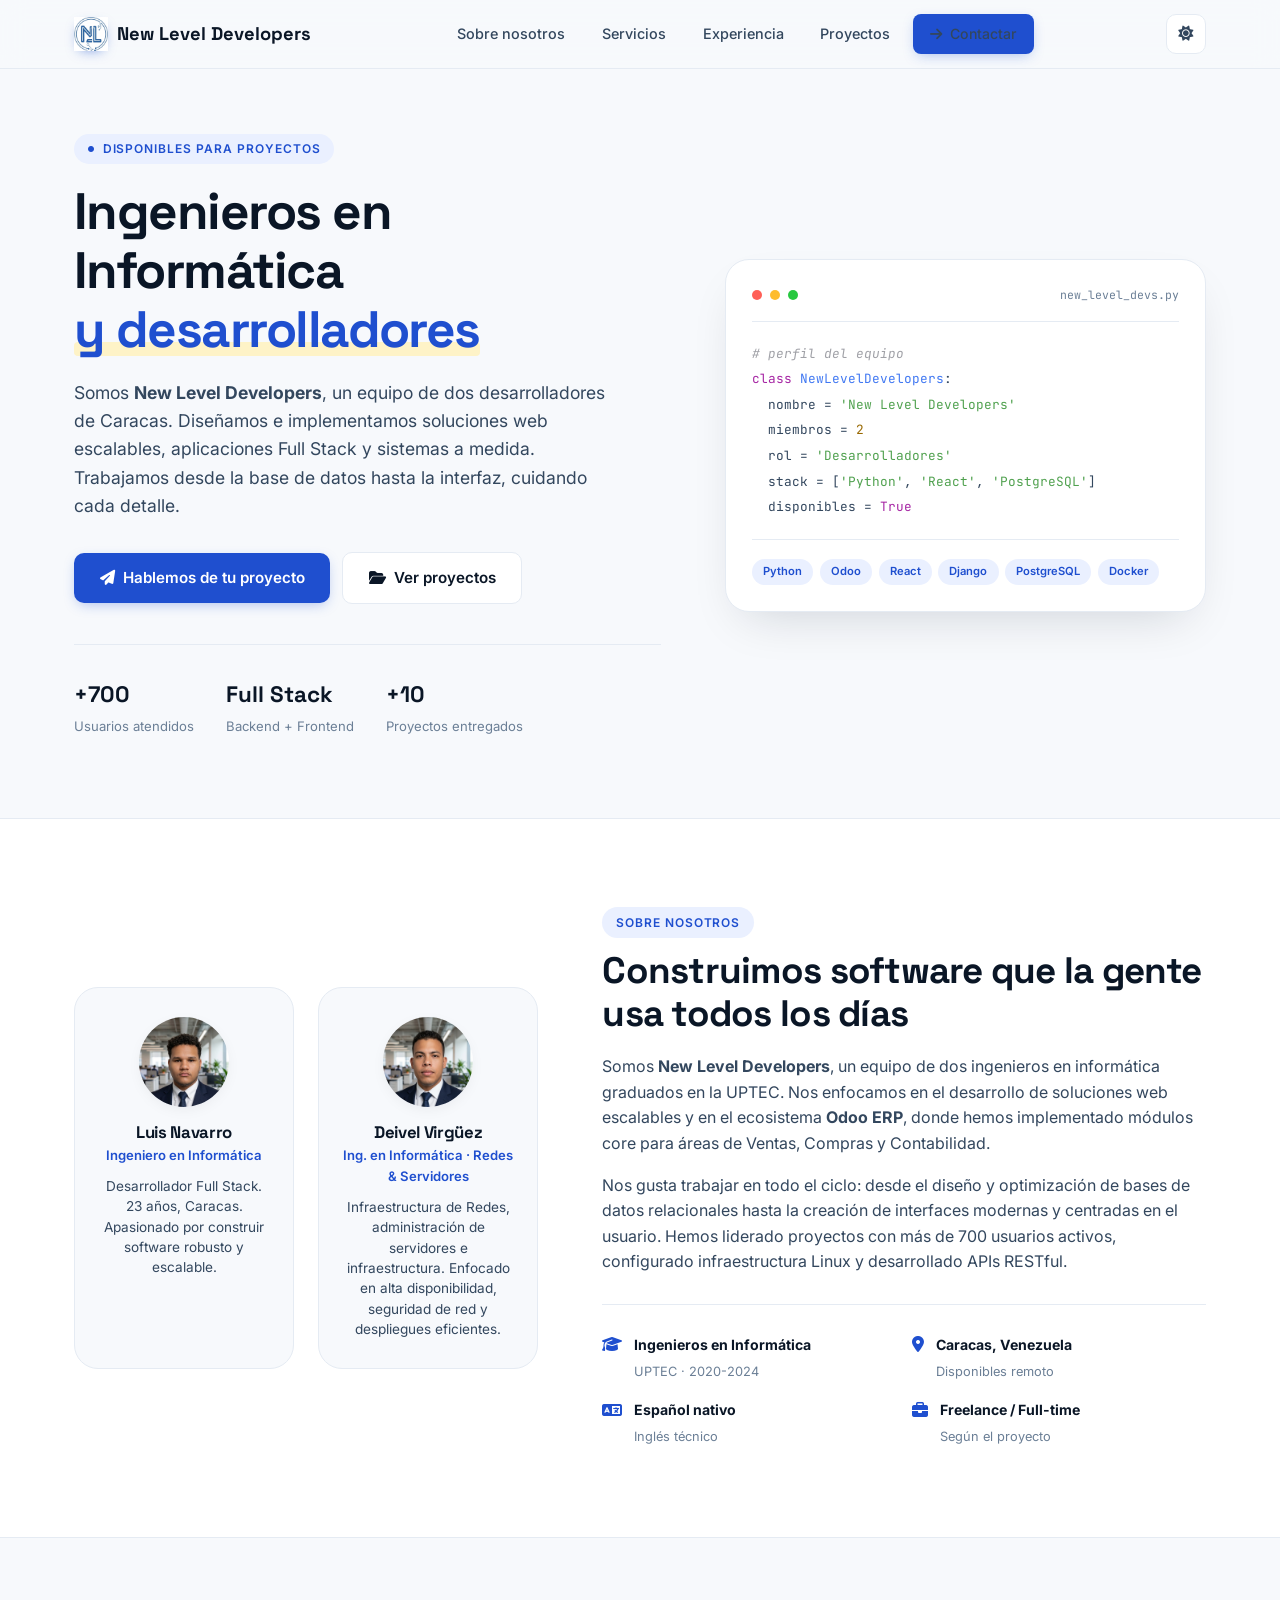
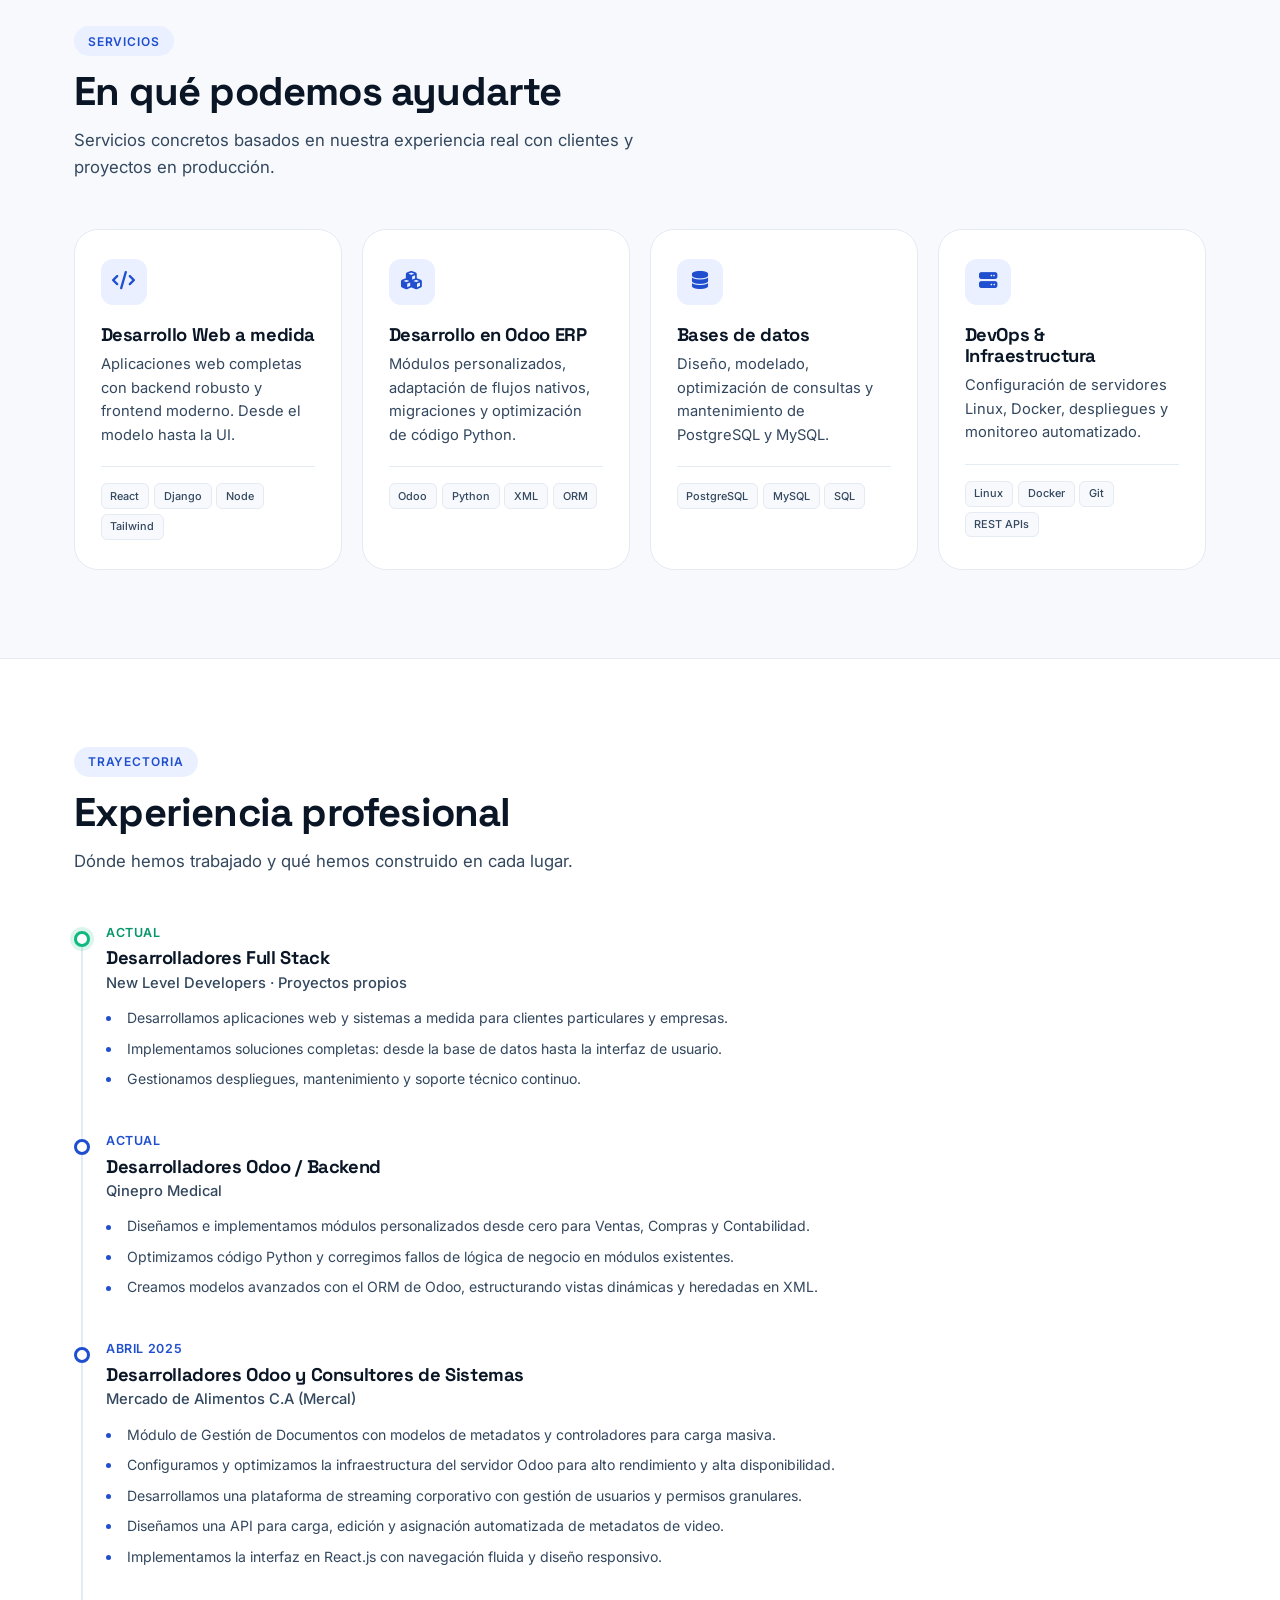
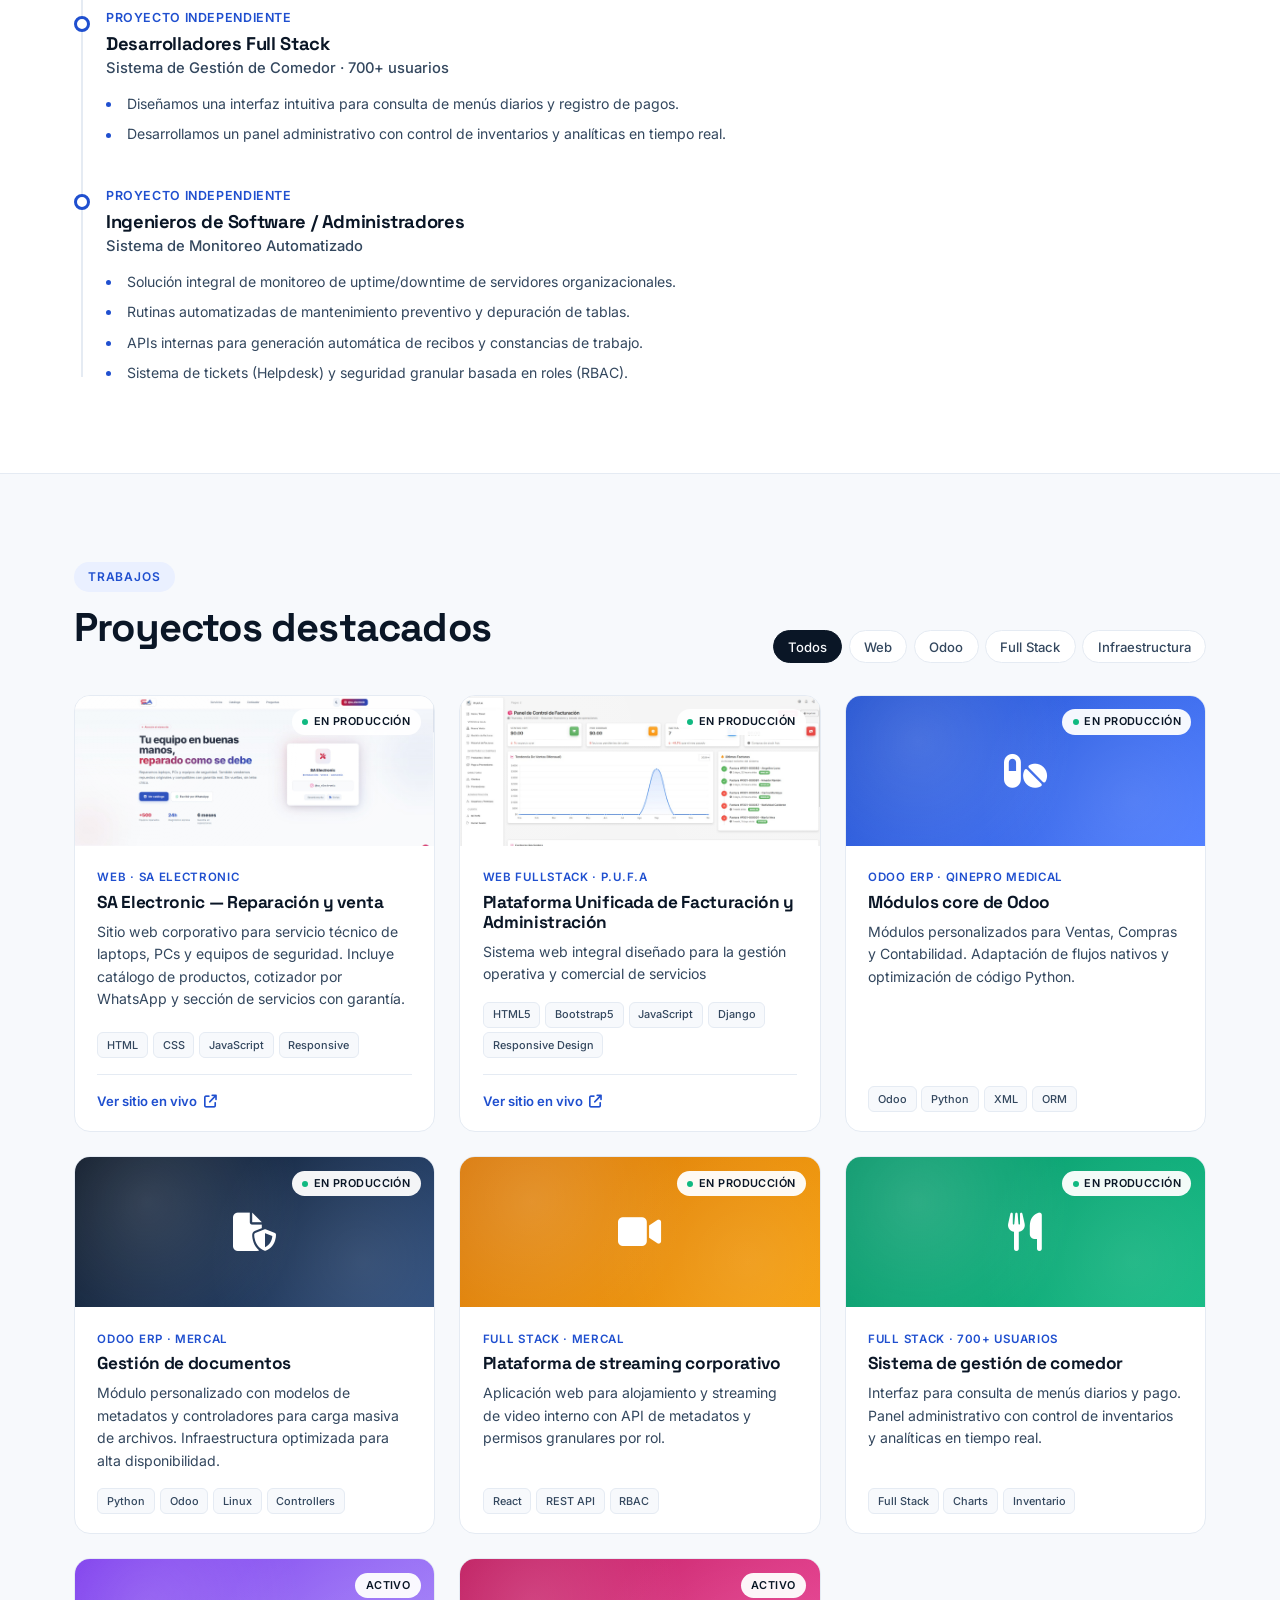
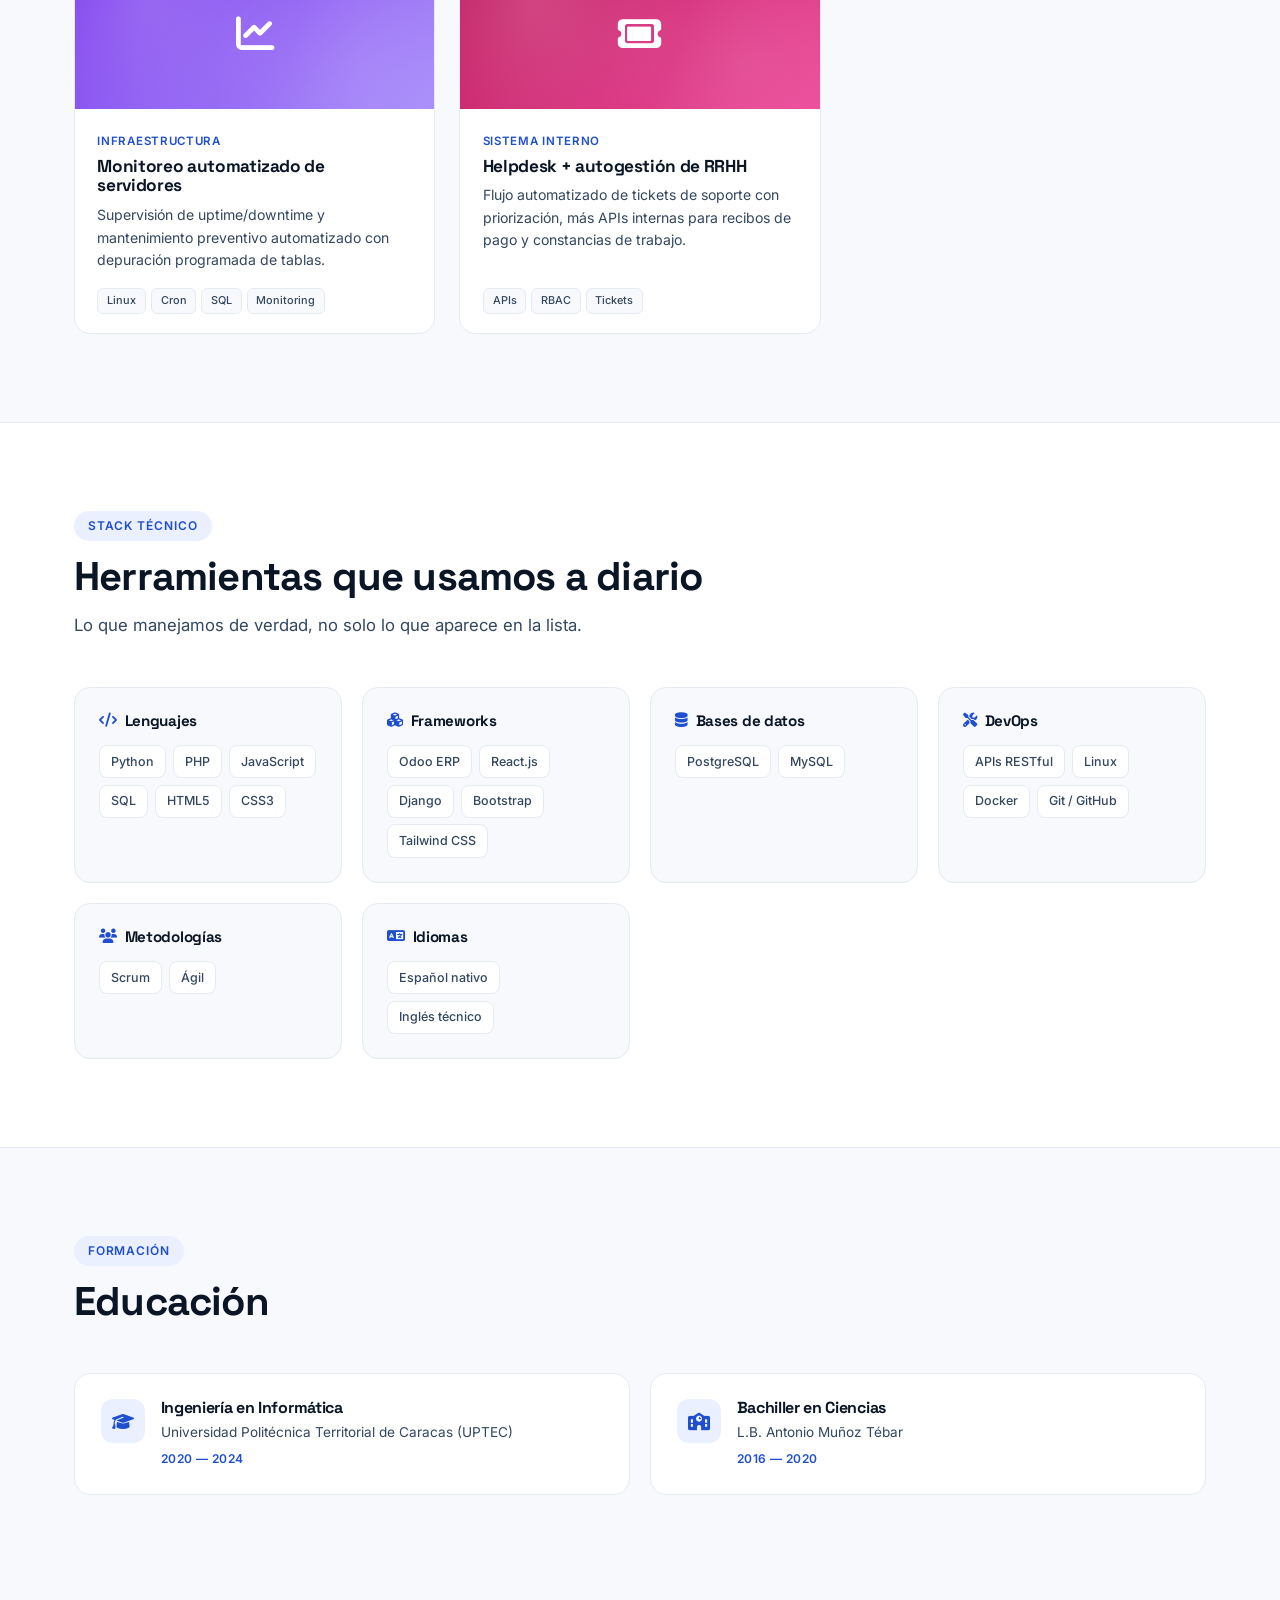
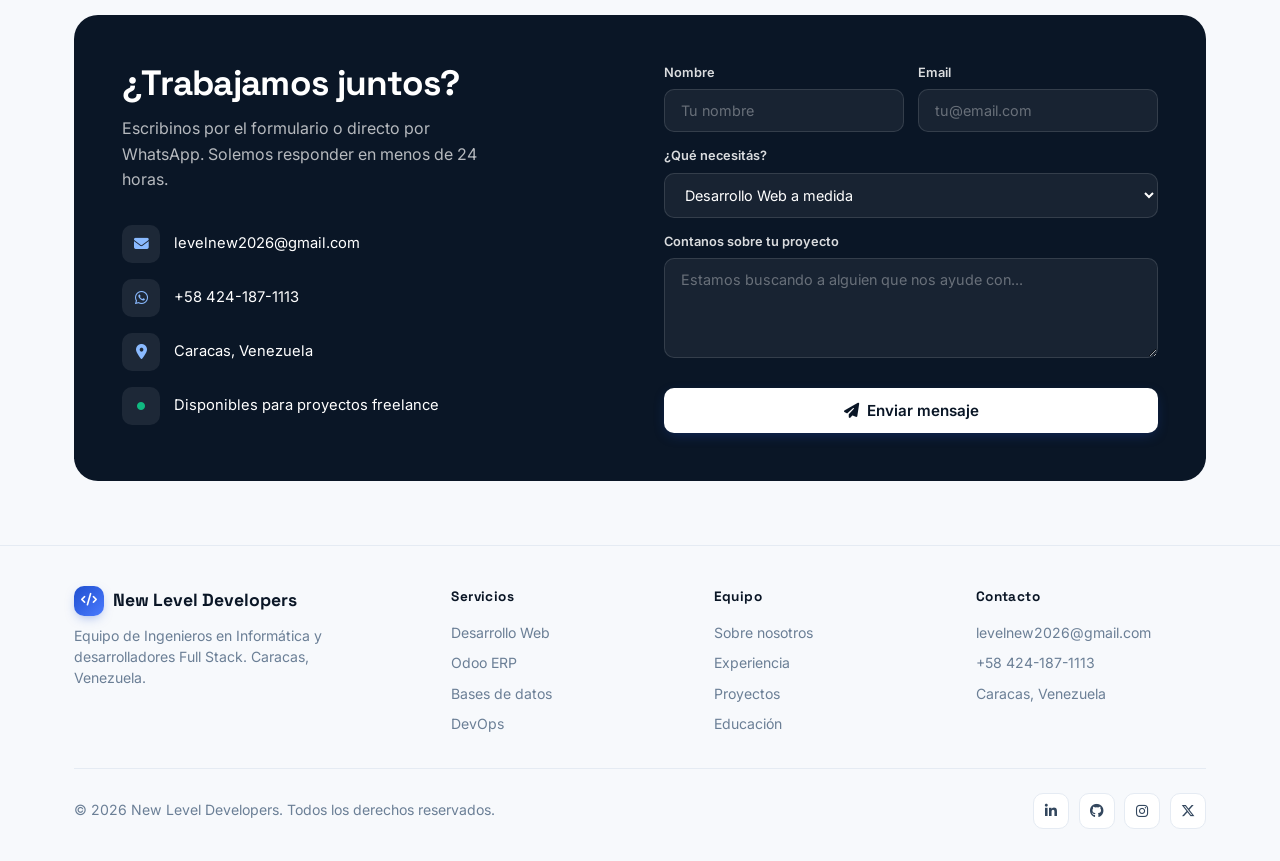
<file: index.html>
<!DOCTYPE html>
<html lang="es" data-theme="light">
<head>
  <meta charset="UTF-8">
  <meta name="viewport" content="width=device-width, initial-scale=1.0">
  <title>New Level Developers · Ingenieros en Informática & Desarrolladores</title>
  <meta name="description" content="Somos New Level Developers. Ingenieros en Informática y desarrolladores Full Stack especializados en Odoo ERP, aplicaciones web y bases de datos. Disponibles para proyectos freelance.">

  <link rel="preconnect" href="https://fonts.googleapis.com">
  <link rel="preconnect" href="https://fonts.gstatic.com" crossorigin>
  <link href="https://fonts.googleapis.com/css2?family=Inter:wght@400;500;600;700&family=Space+Grotesk:wght@500;600;700&family=JetBrains+Mono:wght@400;500&display=swap" rel="stylesheet">
  <link rel="stylesheet" href="https://cdnjs.cloudflare.com/ajax/libs/font-awesome/6.5.1/css/all.min.css">
  <link rel="stylesheet" href="asset/css/style.css">
</head>
<body>

  <!-- ==================== NAVBAR ==================== -->
  <nav class="navbar">
    <div class="container nav-inner">
      <a href="#" class="logo">
        <span class="logo-mark"><img src="asset/img/logo.jpeg" alt=""></span>
        New Level Developers
      </a>

      <ul class="nav-links" id="navLinks">
        <li><a href="#sobre-nosotros">Sobre nosotros</a></li>
        <li><a href="#servicios">Servicios</a></li>
        <li><a href="#experiencia">Experiencia</a></li>
        <li><a href="#proyectos">Proyectos</a></li>
        <li><a href="#contacto" class="btn btn-primary" style="padding: 0.55rem 1.1rem; font-size: 0.88rem;">
          <i class="fas fa-arrow-right"></i> Contactar
        </a></li>
      </ul>

      <div class="nav-actions">
        <button class="theme-toggle" id="themeToggle" aria-label="Cambiar tema">
          <i class="fas fa-sun"></i>
          <i class="fas fa-moon"></i>
        </button>
        <button class="nav-toggle" id="navToggle" aria-label="Menú">
          <i class="fas fa-bars"></i>
        </button>
      </div>
    </div>
  </nav>

  <!-- ==================== HERO ==================== -->
  <section class="hero">
    <div class="container hero-grid">
      <div>
        <span class="eyebrow">
          <i class="fas fa-circle" style="font-size: 6px;"></i>
          Disponibles para proyectos
        </span>
        <h1>Ingenieros en Informática <em>y desarrolladores</em></h1>
        <p class="lead">
          Somos <strong>New Level Developers</strong>, un equipo de dos desarrolladores de Caracas. Diseñamos e implementamos soluciones web escalables, aplicaciones Full Stack y sistemas a medida. Trabajamos desde la base de datos hasta la interfaz, cuidando cada detalle.
        </p>

        <div class="hero-actions">
          <a href="#contacto" class="btn btn-primary">
            <i class="fas fa-paper-plane"></i> Hablemos de tu proyecto
          </a>
          <a href="#proyectos" class="btn btn-secondary">
            <i class="fas fa-folder-open"></i> Ver proyectos
          </a>
        </div>

        <div class="hero-meta">
          <div class="hero-meta-item">
            <strong>+700</strong>
            <span>Usuarios atendidos</span>
          </div>
          <div class="hero-meta-item">
            <strong>Full Stack</strong>
            <span>Backend + Frontend</span>
          </div>
          <div class="hero-meta-item">
            <strong>+10</strong>
            <span>Proyectos entregados</span>
          </div>
        </div>
      </div>

      <div class="hero-card">
        <div class="hero-card-header">
          <span class="dot"></span>
          <span class="dot"></span>
          <span class="dot"></span>
          <small>new_level_devs.py</small>
        </div>

        <div class="code-line">
          <span class="c"># perfil del equipo</span><br>
          <span class="k">class</span> <span class="f">NewLevelDevelopers</span>:<br>
          &nbsp;&nbsp;nombre = <span class="s">'New Level Developers'</span><br>
          &nbsp;&nbsp;miembros = <span class="p">2</span><br>
          &nbsp;&nbsp;rol = <span class="s">'Desarrolladores'</span><br>
          &nbsp;&nbsp;stack = [<span class="s">'Python'</span>, <span class="s">'React'</span>, <span class="s">'PostgreSQL'</span>]<br>
          &nbsp;&nbsp;disponibles = <span class="k">True</span>
        </div>

        <div class="hero-badges">
          <span class="tech-pill">Python</span>
          <span class="tech-pill">Odoo</span>
          <span class="tech-pill">React</span>
          <span class="tech-pill">Django</span>
          <span class="tech-pill">PostgreSQL</span>
          <span class="tech-pill">Docker</span>
        </div>
      </div>
    </div>
  </section>

  <!-- ==================== SOBRE NOSOTROS ==================== -->
  <section class="section about" id="sobre-nosotros">
    <div class="container about-grid">
      <div class="about-team">
        <div class="team-card reveal">
          <div class="team-avatar w-100"><img src="asset/img/manuel.jpg" alt=""></div>
          <h4>Luis Navarro</h4>
          <div class="role">Ingeniero en Informática</div>
          <p class="bio">Desarrollador Full Stack. 23 años, Caracas. Apasionado por construir software robusto y escalable.</p>
        </div>
        <div class="team-card reveal">
          <div class="team-avatar w-100"><img src="asset/img/deivel.jpg" alt=""></div>
          <h4>Deivel Virgüez</h4>
          <div class="role">Ing. en Informática · Redes & Servidores</div>
          <p class="bio">Infraestructura de Redes, administración de servidores e infraestructura. Enfocado en alta disponibilidad, seguridad de red y despliegues eficientes.</p>
        </div>
      </div>

      <div class="about-content">
        <span class="eyebrow">Sobre nosotros</span>
        <h2>Construimos software que la gente usa todos los días</h2>
        <p>
          Somos <strong>New Level Developers</strong>, un equipo de dos ingenieros en informática graduados en la UPTEC. Nos enfocamos en el desarrollo de soluciones web escalables y en el ecosistema <strong>Odoo ERP</strong>, donde hemos implementado módulos core para áreas de Ventas, Compras y Contabilidad.
        </p>
        <p>
          Nos gusta trabajar en todo el ciclo: desde el diseño y optimización de bases de datos relacionales hasta la creación de interfaces modernas y centradas en el usuario. Hemos liderado proyectos con más de 700 usuarios activos, configurado infraestructura Linux y desarrollado APIs RESTful.
        </p>

        <div class="about-facts">
          <div class="about-fact">
            <i class="fas fa-graduation-cap"></i>
            <div>
              <strong>Ingenieros en Informática</strong>
              <span>UPTEC · 2020-2024</span>
            </div>
          </div>
          <div class="about-fact">
            <i class="fas fa-map-marker-alt"></i>
            <div>
              <strong>Caracas, Venezuela</strong>
              <span>Disponibles remoto</span>
            </div>
          </div>
          <div class="about-fact">
            <i class="fas fa-language"></i>
            <div>
              <strong>Español nativo</strong>
              <span>Inglés técnico</span>
            </div>
          </div>
          <div class="about-fact">
            <i class="fas fa-briefcase"></i>
            <div>
              <strong>Freelance / Full-time</strong>
              <span>Según el proyecto</span>
            </div>
          </div>
        </div>
      </div>
    </div>
  </section>

  <!-- ==================== SERVICIOS ==================== -->
  <section class="section" id="servicios">
    <div class="container">
      <div class="section-head">
        <span class="eyebrow">Servicios</span>
        <h2>En qué podemos ayudarte</h2>
        <p>Servicios concretos basados en nuestra experiencia real con clientes y proyectos en producción.</p>
      </div>

      <div class="services-grid">
        <article class="service-card reveal">
          <div class="service-icon"><i class="fas fa-code"></i></div>
          <h3>Desarrollo Web a medida</h3>
          <p>Aplicaciones web completas con backend robusto y frontend moderno. Desde el modelo hasta la UI.</p>
          <div class="stack-mini">
            <span>React</span><span>Django</span><span>Node</span><span>Tailwind</span>
          </div>
        </article>

        <article class="service-card reveal">
          <div class="service-icon"><i class="fas fa-cubes"></i></div>
          <h3>Desarrollo en Odoo ERP</h3>
          <p>Módulos personalizados, adaptación de flujos nativos, migraciones y optimización de código Python.</p>
          <div class="stack-mini">
            <span>Odoo</span><span>Python</span><span>XML</span><span>ORM</span>
          </div>
        </article>

        <article class="service-card reveal">
          <div class="service-icon"><i class="fas fa-database"></i></div>
          <h3>Bases de datos</h3>
          <p>Diseño, modelado, optimización de consultas y mantenimiento de PostgreSQL y MySQL.</p>
          <div class="stack-mini">
            <span>PostgreSQL</span><span>MySQL</span><span>SQL</span>
          </div>
        </article>

        <article class="service-card reveal">
          <div class="service-icon"><i class="fas fa-server"></i></div>
          <h3>DevOps & Infraestructura</h3>
          <p>Configuración de servidores Linux, Docker, despliegues y monitoreo automatizado.</p>
          <div class="stack-mini">
            <span>Linux</span><span>Docker</span><span>Git</span><span>REST APIs</span>
          </div>
        </article>
      </div>
    </div>
  </section>

  <!-- ==================== EXPERIENCIA ==================== -->
  <section class="section experience" id="experiencia">
    <div class="container">
      <div class="section-head">
        <span class="eyebrow">Trayectoria</span>
        <h2>Experiencia profesional</h2>
        <p>Dónde hemos trabajado y qué hemos construido en cada lugar.</p>
      </div>

      <div class="timeline">
        <div class="timeline-item current reveal">
          <div class="timeline-period">Actual</div>
          <h3 class="timeline-role">Desarrolladores Full Stack</h3>
          <div class="timeline-company">New Level Developers · Proyectos propios</div>
          <ul class="timeline-list">
            <li>Desarrollamos aplicaciones web y sistemas a medida para clientes particulares y empresas.</li>
            <li>Implementamos soluciones completas: desde la base de datos hasta la interfaz de usuario.</li>
            <li>Gestionamos despliegues, mantenimiento y soporte técnico continuo.</li>
          </ul>
        </div>

        <div class="timeline-item reveal">
          <div class="timeline-period">Actual</div>
          <h3 class="timeline-role">Desarrolladores Odoo / Backend</h3>
          <div class="timeline-company">Qinepro Medical</div>
          <ul class="timeline-list">
            <li>Diseñamos e implementamos módulos personalizados desde cero para Ventas, Compras y Contabilidad.</li>
            <li>Optimizamos código Python y corregimos fallos de lógica de negocio en módulos existentes.</li>
            <li>Creamos modelos avanzados con el ORM de Odoo, estructurando vistas dinámicas y heredadas en XML.</li>
          </ul>
        </div>

        <div class="timeline-item reveal">
          <div class="timeline-period">Abril 2025</div>
          <h3 class="timeline-role">Desarrolladores Odoo y Consultores de Sistemas</h3>
          <div class="timeline-company">Mercado de Alimentos C.A (Mercal)</div>
          <ul class="timeline-list">
            <li>Módulo de Gestión de Documentos con modelos de metadatos y controladores para carga masiva.</li>
            <li>Configuramos y optimizamos la infraestructura del servidor Odoo para alto rendimiento y alta disponibilidad.</li>
            <li>Desarrollamos una plataforma de streaming corporativo con gestión de usuarios y permisos granulares.</li>
            <li>Diseñamos una API para carga, edición y asignación automatizada de metadatos de video.</li>
            <li>Implementamos la interfaz en React.js con navegación fluida y diseño responsivo.</li>
          </ul>
        </div>

        <div class="timeline-item reveal">
          <div class="timeline-period">Proyecto independiente</div>
          <h3 class="timeline-role">Desarrolladores Full Stack</h3>
          <div class="timeline-company">Sistema de Gestión de Comedor · 700+ usuarios</div>
          <ul class="timeline-list">
            <li>Diseñamos una interfaz intuitiva para consulta de menús diarios y registro de pagos.</li>
            <li>Desarrollamos un panel administrativo con control de inventarios y analíticas en tiempo real.</li>
          </ul>
        </div>

        <div class="timeline-item reveal">
          <div class="timeline-period">Proyecto independiente</div>
          <h3 class="timeline-role">Ingenieros de Software / Administradores</h3>
          <div class="timeline-company">Sistema de Monitoreo Automatizado</div>
          <ul class="timeline-list">
            <li>Solución integral de monitoreo de uptime/downtime de servidores organizacionales.</li>
            <li>Rutinas automatizadas de mantenimiento preventivo y depuración de tablas.</li>
            <li>APIs internas para generación automática de recibos y constancias de trabajo.</li>
            <li>Sistema de tickets (Helpdesk) y seguridad granular basada en roles (RBAC).</li>
          </ul>
        </div>
      </div>
    </div>
  </section>

  <!-- ==================== PROYECTOS ==================== -->
  <section class="section" id="proyectos">
    <div class="container">
      <div class="projects-head">
        <div class="section-head" style="margin-bottom: 0;">
          <span class="eyebrow">Trabajos</span>
          <h2>Proyectos destacados</h2>
        </div>

        <div class="projects-filters" id="projectFilters">
          <button class="filter-btn active" data-filter="all">Todos</button>
          <button class="filter-btn" data-filter="web">Web</button>
          <button class="filter-btn" data-filter="odoo">Odoo</button>
          <button class="filter-btn" data-filter="fullstack">Full Stack</button>
          <button class="filter-btn" data-filter="infra">Infraestructura</button>
        </div>
      </div>

      <div class="projects-grid" id="projectsGrid">

        <!-- NUEVO PROYECTO: SA ELECTRONIC -->
        <article class="project-card reveal" data-category="web fullstack">
          <div class="project-thumb gradient-7">
            <span class="project-status live">En producción</span>
            <img src="asset/img/sa.png" alt="">
          </div>
          <div class="project-body">
            <span class="cat">Web · SA Electronic</span>
            <h3>SA Electronic — Reparación y venta</h3>
            <p>Sitio web corporativo para servicio técnico de laptops, PCs y equipos de seguridad. Incluye catálogo de productos, cotizador por WhatsApp y sección de servicios con garantía.</p>
            <div class="project-tags">
              <span>HTML</span><span>CSS</span><span>JavaScript</span><span>Responsive</span>
            </div>
            <a href="https://sa-electronic.wuaze.com/" target="_blank" rel="noopener" class="project-link">
              Ver sitio en vivo <i class="fas fa-arrow-up-right-from-square"></i>
            </a>
          </div>
        </article>

        <article class="project-card reveal" data-category="web fullstack">
          <div class="project-thumb gradient-7">
            <span class="project-status live">En producción</span>
            <img src="asset/img/pufa.png" alt="Plataforma P.U.F.A.">
          </div>
          <div class="project-body">
            <span class="cat">Web Fullstack · P.U.F.A</span>
            <h3>Plataforma Unificada de Facturación y Administración</h3>
            <p>Sistema web integral diseñado para la gestión operativa y comercial de servicios</p>
            <div class="project-tags">
              <span>HTML5</span><span>Bootstrap5</span><span>JavaScript</span><span>Django</span><span>Responsive Design</span>
            </div>
            <a href="https://newlevel.pythonanywhere.com/login/" target="_blank" rel="noopener" class="project-link">
              Ver sitio en vivo <i class="fas fa-arrow-up-right-from-square"></i>
            </a>
          </div>
        </article>

        <article class="project-card reveal" data-category="odoo">
          <div class="project-thumb gradient-1">
            <span class="project-status live">En producción</span>
            <i class="fas fa-pills"></i>
          </div>
          <div class="project-body">
            <span class="cat">Odoo ERP · Qinepro Medical</span>
            <h3>Módulos core de Odoo</h3>
            <p>Módulos personalizados para Ventas, Compras y Contabilidad. Adaptación de flujos nativos y optimización de código Python.</p>
            <div class="project-tags">
              <span>Odoo</span><span>Python</span><span>XML</span><span>ORM</span>
            </div>
          </div>
        </article>

        <article class="project-card reveal" data-category="odoo infra">
          <div class="project-thumb gradient-2">
            <span class="project-status live">En producción</span>
            <i class="fas fa-file-shield"></i>
          </div>
          <div class="project-body">
            <span class="cat">Odoo ERP · Mercal</span>
            <h3>Gestión de documentos</h3>
            <p>Módulo personalizado con modelos de metadatos y controladores para carga masiva de archivos. Infraestructura optimizada para alta disponibilidad.</p>
            <div class="project-tags">
              <span>Python</span><span>Odoo</span><span>Linux</span><span>Controllers</span>
            </div>
          </div>
        </article>

        <article class="project-card reveal" data-category="fullstack web">
          <div class="project-thumb gradient-3">
            <span class="project-status live">En producción</span>
            <i class="fas fa-video"></i>
          </div>
          <div class="project-body">
            <span class="cat">Full Stack · Mercal</span>
            <h3>Plataforma de streaming corporativo</h3>
            <p>Aplicación web para alojamiento y streaming de video interno con API de metadatos y permisos granulares por rol.</p>
            <div class="project-tags">
              <span>React</span><span>REST API</span><span>RBAC</span>
            </div>
          </div>
        </article>

        <article class="project-card reveal" data-category="fullstack web">
          <div class="project-thumb gradient-4">
            <span class="project-status live">En producción</span>
            <i class="fas fa-utensils"></i>
          </div>
          <div class="project-body">
            <span class="cat">Full Stack · 700+ usuarios</span>
            <h3>Sistema de gestión de comedor</h3>
            <p>Interfaz para consulta de menús diarios y pago. Panel administrativo con control de inventarios y analíticas en tiempo real.</p>
            <div class="project-tags">
              <span>Full Stack</span><span>Charts</span><span>Inventario</span>
            </div>
          </div>
        </article>

        <article class="project-card reveal" data-category="infra">
          <div class="project-thumb gradient-5">
            <span class="project-status">Activo</span>
            <i class="fas fa-chart-line"></i>
          </div>
          <div class="project-body">
            <span class="cat">Infraestructura</span>
            <h3>Monitoreo automatizado de servidores</h3>
            <p>Supervisión de uptime/downtime y mantenimiento preventivo automatizado con depuración programada de tablas.</p>
            <div class="project-tags">
              <span>Linux</span><span>Cron</span><span>SQL</span><span>Monitoring</span>
            </div>
          </div>
        </article>

        <article class="project-card reveal" data-category="fullstack infra web">
          <div class="project-thumb gradient-6">
            <span class="project-status">Activo</span>
            <i class="fas fa-ticket"></i>
          </div>
          <div class="project-body">
            <span class="cat">Sistema interno</span>
            <h3>Helpdesk + autogestión de RRHH</h3>
            <p>Flujo automatizado de tickets de soporte con priorización, más APIs internas para recibos de pago y constancias de trabajo.</p>
            <div class="project-tags">
              <span>APIs</span><span>RBAC</span><span>Tickets</span>
            </div>
          </div>
        </article>

      </div>
    </div>
  </section>

  <!-- ==================== STACK ==================== -->
  <section class="section stack-section">
    <div class="container">
      <div class="section-head">
        <span class="eyebrow">Stack técnico</span>
        <h2>Herramientas que usamos a diario</h2>
        <p>Lo que manejamos de verdad, no solo lo que aparece en la lista.</p>
      </div>

      <div class="stack-grid">
        <div class="stack-group reveal">
          <h4><i class="fas fa-code"></i> Lenguajes</h4>
          <div class="stack-list">
            <span>Python</span>
            <span>PHP</span>
            <span>JavaScript</span>
            <span>SQL</span>
            <span>HTML5</span>
            <span>CSS3</span>
          </div>
        </div>

        <div class="stack-group reveal">
          <h4><i class="fas fa-cubes"></i> Frameworks</h4>
          <div class="stack-list">
            <span>Odoo ERP</span>
            <span>React.js</span>
            <span>Django</span>
            <span>Bootstrap</span>
            <span>Tailwind CSS</span>
          </div>
        </div>

        <div class="stack-group reveal">
          <h4><i class="fas fa-database"></i> Bases de datos</h4>
          <div class="stack-list">
            <span>PostgreSQL</span>
            <span>MySQL</span>
          </div>
        </div>

        <div class="stack-group reveal">
          <h4><i class="fas fa-tools"></i> DevOps</h4>
          <div class="stack-list">
            <span>APIs RESTful</span>
            <span>Linux</span>
            <span>Docker</span>
            <span>Git / GitHub</span>
          </div>
        </div>

        <div class="stack-group reveal">
          <h4><i class="fas fa-users"></i> Metodologías</h4>
          <div class="stack-list">
            <span>Scrum</span>
            <span>Ágil</span>
          </div>
        </div>

        <div class="stack-group reveal">
          <h4><i class="fas fa-language"></i> Idiomas</h4>
          <div class="stack-list">
            <span>Español nativo</span>
            <span>Inglés técnico</span>
          </div>
        </div>
      </div>
    </div>
  </section>

  <!-- ==================== EDUCACIÓN ==================== -->
  <section class="section" id="educacion">
    <div class="container">
      <div class="section-head">
        <span class="eyebrow">Formación</span>
        <h2>Educación</h2>
      </div>

      <div class="education-grid">
        <div class="edu-card reveal">
          <div class="edu-icon"><i class="fas fa-graduation-cap"></i></div>
          <div>
            <h4>Ingeniería en Informática</h4>
            <div class="edu-inst">Universidad Politécnica Territorial de Caracas (UPTEC)</div>
            <div class="edu-period">2020 — 2024</div>
          </div>
        </div>

        <div class="edu-card reveal">
          <div class="edu-icon"><i class="fas fa-school"></i></div>
          <div>
            <h4>Bachiller en Ciencias</h4>
            <div class="edu-inst">L.B. Antonio Muñoz Tébar</div>
            <div class="edu-period">2016 — 2020</div>
          </div>
        </div>
      </div>
    </div>
  </section>

  <!-- ==================== CONTACTO ==================== -->
  <section class="container">
    <div class="contact" id="contacto">
      <div>
        <h2>¿Trabajamos juntos?</h2>
        <p class="desc">
          Escribinos por el formulario o directo por WhatsApp. Solemos responder en menos de 24 horas.
        </p>

        <ul class="contact-list">
          <li>
            <span class="ico"><i class="fas fa-envelope"></i></span>
            <a href="mailto:levelnew2026@gmail.com">levelnew2026@gmail.com</a>
          </li>
          <li>
            <span class="ico"><i class="fab fa-whatsapp"></i></span>
            <a href="https://wa.me/584241871113" target="_blank" rel="noopener">+58 424-187-1113</a>
          </li>
          <li>
            <span class="ico"><i class="fas fa-location-dot"></i></span>
            <span>Caracas, Venezuela</span>
          </li>
          <li>
            <span class="ico"><i class="fas fa-circle" style="font-size: 8px; color: #10b981;"></i></span>
            <span>Disponibles para proyectos freelance</span>
          </li>
        </ul>
      </div>

      <form id="contactForm">
        <div class="form-row">
          <div class="field">
            <label for="nombre">Nombre</label>
            <input type="text" id="nombre" placeholder="Tu nombre" required>
          </div>
          <div class="field">
            <label for="email">Email</label>
            <input type="email" id="email" placeholder="tu@email.com" required>
          </div>
        </div>

        <div class="field">
          <label for="servicio">¿Qué necesitás?</label>
          <select id="servicio">
            <option value="Desarrollo Web a medida">Desarrollo Web a medida</option>
            <option value="Desarrollo en Odoo ERP">Desarrollo en Odoo ERP</option>
            <option value="Base de datos">Bases de datos</option>
            <option value="DevOps / Infraestructura">DevOps / Infraestructura</option>
            <option value="Otro">Otro</option>
          </select>
        </div>

        <div class="field">
          <label for="mensaje">Contanos sobre tu proyecto</label>
          <textarea id="mensaje" placeholder="Estamos buscando a alguien que nos ayude con..." required></textarea>
        </div>

        <button type="submit" class="btn btn-primary">
          <i class="fas fa-paper-plane"></i> Enviar mensaje
        </button>

        <div class="form-feedback" id="formFeedback">
          <i class="fas fa-check-circle"></i>
          <span>¡Listo! Te respondemos en menos de 24 horas.</span>
        </div>
      </form>
    </div>
  </section>

  <!-- ==================== FOOTER ==================== -->
  <footer class="footer">
    <div class="container">
      <div class="footer-grid">
        <div class="footer-brand">
          <a href="#" class="logo" style="font-size: 1.1rem;">
            <span class="logo-mark" style="width: 30px; height: 30px;"><i class="fas fa-code" style="font-size: 0.8rem;"></i></span>
            New Level Developers
          </a>
          <p>Equipo de Ingenieros en Informática y desarrolladores Full Stack. Caracas, Venezuela.</p>
        </div>

        <div>
          <h5>Servicios</h5>
          <ul>
            <li><a href="#servicios">Desarrollo Web</a></li>
            <li><a href="#servicios">Odoo ERP</a></li>
            <li><a href="#servicios">Bases de datos</a></li>
            <li><a href="#servicios">DevOps</a></li>
          </ul>
        </div>

        <div>
          <h5>Equipo</h5>
          <ul>
            <li><a href="#sobre-nosotros">Sobre nosotros</a></li>
            <li><a href="#experiencia">Experiencia</a></li>
            <li><a href="#proyectos">Proyectos</a></li>
            <li><a href="#educacion">Educación</a></li>
          </ul>
        </div>

        <div>
          <h5>Contacto</h5>
          <ul>
            <li><a href="mailto:levelnew2026@gmail.com">levelnew2026@gmail.com</a></li>
            <li><a href="https://wa.me/584241871113" target="_blank">+58 424-187-1113</a></li>
            <li>Caracas, Venezuela</li>
          </ul>
        </div>
      </div>

      <div class="footer-bottom">
        <span>© 2026 New Level Developers. Todos los derechos reservados.</span>
        <div class="socials">
          <a href="#" aria-label="LinkedIn"><i class="fab fa-linkedin-in"></i></a>
          <a href="#" aria-label="GitHub"><i class="fab fa-github"></i></a>
          <a href="#" aria-label="Instagram"><i class="fab fa-instagram"></i></a>
          <a href="#" aria-label="X"><i class="fab fa-x-twitter"></i></a>
        </div>
      </div>
    </div>
  </footer>

  <script src="asset/js/index.js"></script>
</body>
</html>
</file>
<file: asset/css/style.css>
/* ==================== BASE ==================== */
    *, *::before, *::after { margin: 0; padding: 0; box-sizing: border-box; }

    :root {
      --ink: #0a1626;
      --ink-soft: #33475e;
      --muted: #6b7f96;
      --line: #e5ebf3;
      --bg: #f7f9fc;
      --surface: #ffffff;
      --brand: #1f4fcf;
      --brand-dark: #143b9e;
      --brand-soft: #eaf0ff;
      --accent: #f59e0b;
      --accent-soft: #fef3c7;
      --radius: 16px;
      --radius-lg: 24px;
      --shadow-sm: 0 1px 2px rgba(10, 22, 38, 0.04);
      --shadow: 0 4px 16px -4px rgba(10, 22, 38, 0.08);
      --shadow-lg: 0 20px 50px -20px rgba(10, 22, 38, 0.18);
      --nav-bg: rgba(247, 249, 252, 0.85);
      --code-bg: #ffffff;
      --contact-bg: #0a1626;
      --contact-text: #ffffff;
      --nav-hover: #eaf0ff;
    }

    html[data-theme="dark"] {
      --ink: #e8eef7;
      --ink-soft: #b4c2d6;
      --muted: #8496ad;
      --line: #1f2d40;
      --bg: #0a1220;
      --surface: #111c2e;
      --brand: #4b7bff;
      --brand-dark: #6b93ff;
      --brand-soft: #17284a;
      --accent: #fbbf24;
      --accent-soft: #3a2e10;
      --shadow-sm: 0 1px 2px rgba(0, 0, 0, 0.3);
      --shadow: 0 4px 16px -4px rgba(0, 0, 0, 0.4);
      --shadow-lg: 0 20px 50px -20px rgba(0, 0, 0, 0.6);
      --nav-bg: rgba(10, 18, 32, 0.85);
      --code-bg: #0d1828;
      --contact-bg: #050b15;
      --contact-text: #ffffff;
      --nav-hover: #17284a;
    }

    html { scroll-behavior: smooth; }

    body {
      font-family: 'Inter', system-ui, sans-serif;
      background: var(--bg);
      color: var(--ink);
      line-height: 1.6;
      -webkit-font-smoothing: antialiased;
      transition: background-color 0.3s ease, color 0.3s ease;
    }

    h1, h2, h3, h4 {
      font-family: 'Space Grotesk', sans-serif;
      font-weight: 700;
      letter-spacing: -0.02em;
      line-height: 1.15;
    }

    a { color: inherit; text-decoration: none; }
    img { max-width: 100%; display: block; }
    button { font-family: inherit; cursor: pointer; border: none; background: none; }

    .container {
      max-width: 1180px;
      margin: 0 auto;
      padding: 0 1.5rem;
    }

    .eyebrow {
      display: inline-flex;
      align-items: center;
      gap: 0.5rem;
      font-size: 0.75rem;
      font-weight: 600;
      letter-spacing: 0.08em;
      text-transform: uppercase;
      color: var(--brand);
      background: var(--brand-soft);
      padding: 0.35rem 0.85rem;
      border-radius: 100px;
      transition: background-color 0.3s ease, color 0.3s ease;
    }

    .section { padding: 5.5rem 0; }

    .section-head {
      max-width: 640px;
      margin-bottom: 3rem;
    }

    .section-head h2 {
      font-size: clamp(1.75rem, 3.5vw, 2.5rem);
      margin: 0.8rem 0 0.75rem;
    }

    .section-head p {
      color: var(--ink-soft);
      font-size: 1.05rem;
    }

    /* ==================== BOTONES ==================== */
    .btn {
      display: inline-flex;
      align-items: center;
      justify-content: center;
      gap: 0.5rem;
      padding: 0.8rem 1.6rem;
      border-radius: 10px;
      font-weight: 600;
      font-size: 0.95rem;
      transition: all 0.2s ease;
      white-space: nowrap;
    }

    .btn-primary {
      background: var(--brand);
      color: white;
      box-shadow: 0 4px 14px -4px rgba(31, 79, 207, 0.4);
    }
    .btn-primary:hover {
      background: var(--brand-dark);
      transform: translateY(-2px);
      box-shadow: 0 8px 20px -6px rgba(31, 79, 207, 0.5);
    }

    .btn-secondary {
      background: var(--surface);
      color: var(--ink);
      border: 1px solid var(--line);
    }
    .btn-secondary:hover {
      border-color: var(--brand);
      color: var(--brand);
      transform: translateY(-2px);
    }

    /* ==================== THEME TOGGLE ==================== */
    .theme-toggle {
      width: 40px;
      height: 40px;
      border-radius: 10px;
      background: var(--surface);
      border: 1px solid var(--line);
      color: var(--ink-soft);
      display: grid;
      place-items: center;
      font-size: 0.95rem;
      transition: all 0.2s ease;
      position: relative;
      overflow: hidden;
      flex-shrink: 0;
    }

    .theme-toggle:hover {
      color: var(--brand);
      border-color: var(--brand);
      transform: translateY(-2px);
    }

    .theme-toggle i {
      position: absolute;
      transition: opacity 0.3s ease, transform 0.3s ease;
    }

    .theme-toggle .fa-sun {
      opacity: 1;
      transform: rotate(0deg) scale(1);
    }

    .theme-toggle .fa-moon {
      opacity: 0;
      transform: rotate(-90deg) scale(0.5);
    }

    html[data-theme="dark"] .theme-toggle .fa-sun {
      opacity: 0;
      transform: rotate(90deg) scale(0.5);
    }

    html[data-theme="dark"] .theme-toggle .fa-moon {
      opacity: 1;
      transform: rotate(0deg) scale(1);
    }

    .nav-actions {
      display: flex;
      align-items: center;
      gap: 0.6rem;
    }

    /* ==================== NAVBAR ==================== */
    .navbar {
      position: sticky;
      top: 0;
      z-index: 50;
      background: var(--nav-bg);
      backdrop-filter: blur(12px);
      -webkit-backdrop-filter: blur(12px);
      border-bottom: 1px solid var(--line);
      transition: background-color 0.3s ease, border-color 0.3s ease;
    }

    .nav-inner {
      display: flex;
      align-items: center;
      justify-content: space-between;
      height: 68px;
      gap: 1rem;
    }

    .logo {
      display: flex;
      align-items: center;
      gap: 0.55rem;
      font-family: 'Space Grotesk', sans-serif;
      font-weight: 700;
      font-size: 1.15rem;
      color: var(--ink);
      transition: color 0.3s ease;
      flex-shrink: 0;
    }

    .logo-mark {
      width: 34px;
      height: 34px;
      border-radius: 10px;
      background: linear-gradient(135deg, var(--brand) 0%, #4b7bff 100%);
      display: grid;
      place-items: center;
      color: white;
      font-size: 0.9rem;
      box-shadow: 0 4px 12px -4px rgba(31, 79, 207, 0.5);
      flex-shrink: 0;
    }

    .nav-links {
      display: flex;
      align-items: center;
      gap: 0.5rem;
      list-style: none;
    }

    .nav-links a {
      padding: 0.5rem 0.9rem;
      border-radius: 8px;
      font-size: 0.9rem;
      font-weight: 500;
      color: var(--ink-soft);
      transition: all 0.15s;
    }

    .nav-links a:hover,
    .nav-links a.active {
      color: var(--brand);
      background: var(--nav-hover);
    }

    .nav-toggle {
      display: none;
      font-size: 1.3rem;
      color: var(--ink);
      padding: 0.4rem;
    }

    /* ==================== HERO ==================== */
    .hero { padding: 4rem 0 5rem; }

    .hero-grid {
      display: grid;
      grid-template-columns: 1.1fr 0.9fr;
      gap: 4rem;
      align-items: center;
    }

    .hero h1 {
      font-size: clamp(2rem, 4.5vw, 3.2rem);
      margin: 1.2rem 0 1.2rem;
      letter-spacing: -0.03em;
    }

    .hero h1 em {
      font-style: normal;
      color: var(--brand);
      position: relative;
      display: inline-block;
    }

    .hero h1 em::after {
      content: '';
      position: absolute;
      left: 0;
      right: 0;
      bottom: 0.08em;
      height: 0.28em;
      background: var(--accent-soft);
      z-index: -1;
      border-radius: 4px;
      transition: background-color 0.3s ease;
    }

    .hero p.lead {
      font-size: 1.1rem;
      color: var(--ink-soft);
      max-width: 540px;
      margin-bottom: 2rem;
    }

    .hero-actions {
      display: flex;
      gap: 0.75rem;
      flex-wrap: wrap;
      align-items: center;
    }

    .hero-meta {
      display: flex;
      gap: 2rem;
      margin-top: 2.5rem;
      padding-top: 2rem;
      border-top: 1px solid var(--line);
      flex-wrap: wrap;
      transition: border-color 0.3s ease;
    }

    .hero-meta-item strong {
      display: block;
      font-family: 'Space Grotesk', sans-serif;
      font-size: 1.4rem;
      font-weight: 700;
      color: var(--ink);
    }

    .hero-meta-item span {
      font-size: 0.82rem;
      color: var(--muted);
    }

    /* Tarjeta de código lateral */
    .hero-card {
      background: var(--surface);
      border: 1px solid var(--line);
      border-radius: var(--radius-lg);
      padding: 1.6rem;
      box-shadow: var(--shadow-lg);
      position: relative;
      transition: background-color 0.3s ease, border-color 0.3s ease;
    }

    .hero-card-header {
      display: flex;
      align-items: center;
      gap: 0.5rem;
      margin-bottom: 1.2rem;
      padding-bottom: 1rem;
      border-bottom: 1px solid var(--line);
      transition: border-color 0.3s ease;
    }

    .hero-card-header .dot {
      width: 10px; height: 10px; border-radius: 50%;
      background: #ff5f57;
    }
    .hero-card-header .dot:nth-child(2) { background: #febc2e; }
    .hero-card-header .dot:nth-child(3) { background: #28c840; }

    .hero-card-header small {
      margin-left: auto;
      font-family: 'JetBrains Mono', monospace;
      font-size: 0.72rem;
      color: var(--muted);
    }

    .code-line {
      font-family: 'JetBrains Mono', ui-monospace, monospace;
      font-size: 0.8rem;
      line-height: 2;
      color: var(--ink-soft);
    }
    .code-line .k { color: #a626a4; }
    .code-line .s { color: #50a14f; }
    .code-line .f { color: #4078f2; }
    .code-line .c { color: #a0a1a7; font-style: italic; }
    .code-line .p { color: #986801; }

    html[data-theme="dark"] .code-line .k { color: #c678dd; }
    html[data-theme="dark"] .code-line .s { color: #98c379; }
    html[data-theme="dark"] .code-line .f { color: #61afef; }
    html[data-theme="dark"] .code-line .c { color: #5c6370; }
    html[data-theme="dark"] .code-line .p { color: #d19a66; }

    .hero-badges {
      display: flex;
      flex-wrap: wrap;
      gap: 0.4rem;
      margin-top: 1.2rem;
      padding-top: 1.2rem;
      border-top: 1px solid var(--line);
      transition: border-color 0.3s ease;
    }

    .tech-pill {
      font-size: 0.7rem;
      font-weight: 600;
      padding: 0.25rem 0.7rem;
      border-radius: 100px;
      background: var(--brand-soft);
      color: var(--brand);
      transition: background-color 0.3s ease, color 0.3s ease;
    }

    /* ==================== SOBRE NOSOTROS ==================== */
    .about {
      background: var(--surface);
      border-top: 1px solid var(--line);
      border-bottom: 1px solid var(--line);
      transition: background-color 0.3s ease, border-color 0.3s ease;
    }

    .about-grid {
      display: grid;
      grid-template-columns: 1fr 1.3fr;
      gap: 4rem;
      align-items: center;
    }

    .about-team {
      display: grid;
      grid-template-columns: 1fr 1fr;
      gap: 1.5rem;
    }

    .team-card {
      background: var(--bg);
      border: 1px solid var(--line);
      border-radius: var(--radius-lg);
      padding: 1.8rem 1.5rem;
      text-align: center;
      transition: all 0.25s ease;
    }

    .team-card:hover {
      border-color: rgba(31, 79, 207, 0.3);
      transform: translateY(-4px);
      box-shadow: var(--shadow);
    }

    .team-avatar {
      width: 90px;
      height: 90px;
      border-radius: 50%;
      margin: 0 auto 1rem;
      display: grid;
      place-items: center;
      font-family: 'Space Grotesk', sans-serif;
      font-size: 1.8rem;
      font-weight: 700;
      color: white;
      position: relative;
      overflow: hidden;
      box-shadow: var(--shadow);
    }

    .team-avatar.gradient-1 { background: linear-gradient(135deg, var(--brand) 0%, #4b7bff 100%); }
    .team-avatar.gradient-2 { background: linear-gradient(135deg, #7c3aed 0%, #a78bfa 100%); }

    .team-card h4 {
      font-size: 1.05rem;
      margin-bottom: 0.2rem;
    }

    .team-card .role {
      font-size: 0.82rem;
      color: var(--brand);
      font-weight: 600;
      margin-bottom: 0.6rem;
    }

    .team-card .bio {
      font-size: 0.85rem;
      color: var(--ink-soft);
      line-height: 1.5;
    }

    .about-content h2 {
      font-size: clamp(1.75rem, 3vw, 2.3rem);
      margin: 0.8rem 0 1.2rem;
    }

    .about-content p {
      color: var(--ink-soft);
      margin-bottom: 1rem;
      font-size: 1rem;
    }

    .about-facts {
      display: grid;
      grid-template-columns: 1fr 1fr;
      gap: 1rem;
      margin-top: 1.8rem;
      padding-top: 1.8rem;
      border-top: 1px solid var(--line);
      transition: border-color 0.3s ease;
    }

    .about-fact {
      display: flex;
      align-items: flex-start;
      gap: 0.75rem;
    }

    .about-fact i {
      color: var(--brand);
      font-size: 1rem;
      margin-top: 0.15rem;
    }

    .about-fact strong {
      display: block;
      font-size: 0.88rem;
      margin-bottom: 0.1rem;
    }

    .about-fact span {
      font-size: 0.8rem;
      color: var(--muted);
    }

    /* ==================== SERVICIOS ==================== */
    .services-grid {
      display: grid;
      grid-template-columns: repeat(auto-fit, minmax(260px, 1fr));
      gap: 1.25rem;
    }

    .service-card {
      background: var(--surface);
      border: 1px solid var(--line);
      border-radius: var(--radius-lg);
      padding: 1.8rem 1.6rem;
      transition: all 0.25s ease;
    }

    .service-card:hover {
      border-color: rgba(31, 79, 207, 0.3);
      transform: translateY(-4px);
      box-shadow: var(--shadow-lg);
    }

    .service-icon {
      width: 46px;
      height: 46px;
      border-radius: 12px;
      background: var(--brand-soft);
      color: var(--brand);
      display: grid;
      place-items: center;
      font-size: 1.15rem;
      margin-bottom: 1.2rem;
      transition: background-color 0.3s ease, color 0.3s ease;
    }

    .service-card h3 {
      font-size: 1.15rem;
      margin-bottom: 0.5rem;
    }

    .service-card p {
      font-size: 0.92rem;
      color: var(--ink-soft);
      margin-bottom: 1.2rem;
    }

    .service-card .stack-mini {
      display: flex;
      flex-wrap: wrap;
      gap: 0.3rem;
      padding-top: 1rem;
      border-top: 1px solid var(--line);
      transition: border-color 0.3s ease;
    }

    .service-card .stack-mini span {
      font-size: 0.68rem;
      font-weight: 500;
      padding: 0.2rem 0.55rem;
      border-radius: 6px;
      background: var(--bg);
      color: var(--ink-soft);
      border: 1px solid var(--line);
      transition: background-color 0.3s ease, color 0.3s ease, border-color 0.3s ease;
    }

    /* ==================== EXPERIENCIA ==================== */
    .experience {
      background: var(--surface);
      border-top: 1px solid var(--line);
      border-bottom: 1px solid var(--line);
      transition: background-color 0.3s ease, border-color 0.3s ease;
    }

    .timeline {
      position: relative;
      padding-left: 2rem;
      max-width: 820px;
    }

    .timeline::before {
      content: '';
      position: absolute;
      left: 7px;
      top: 8px;
      bottom: 8px;
      width: 2px;
      background: var(--line);
      transition: background-color 0.3s ease;
    }

    .timeline-item {
      position: relative;
      padding-bottom: 2.5rem;
    }

    .timeline-item:last-child { padding-bottom: 0; }

    .timeline-item::before {
      content: '';
      position: absolute;
      left: -2rem;
      top: 8px;
      width: 16px;
      height: 16px;
      border-radius: 50%;
      background: var(--surface);
      border: 3px solid var(--brand);
      z-index: 1;
      transition: background-color 0.3s ease, border-color 0.3s ease;
    }

    .timeline-item.current::before {
      border-color: #10b981;
      box-shadow: 0 0 0 4px rgba(16, 185, 129, 0.15);
    }

    .timeline-period {
      font-size: 0.78rem;
      font-weight: 600;
      color: var(--brand);
      text-transform: uppercase;
      letter-spacing: 0.05em;
      margin-bottom: 0.3rem;
    }

    .timeline-item.current .timeline-period {
      color: #059669;
    }

    html[data-theme="dark"] .timeline-item.current .timeline-period {
      color: #34d399;
    }

    .timeline-role {
      font-size: 1.15rem;
      margin-bottom: 0.2rem;
    }

    .timeline-company {
      font-size: 0.92rem;
      color: var(--ink-soft);
      font-weight: 500;
      margin-bottom: 0.75rem;
    }

    .timeline-desc {
      font-size: 0.9rem;
      color: var(--ink-soft);
      margin-bottom: 0.75rem;
    }

    .timeline-list {
      list-style: none;
      display: flex;
      flex-direction: column;
      gap: 0.5rem;
    }

    .timeline-list li {
      font-size: 0.88rem;
      color: var(--ink-soft);
      padding-left: 1.3rem;
      position: relative;
    }

    .timeline-list li::before {
      content: '';
      position: absolute;
      left: 0;
      top: 0.65em;
      width: 5px;
      height: 5px;
      border-radius: 50%;
      background: var(--brand);
    }

    /* ==================== PROYECTOS ==================== */
    .projects-head {
      display: flex;
      align-items: flex-end;
      justify-content: space-between;
      gap: 2rem;
      margin-bottom: 2rem;
      flex-wrap: wrap;
    }

    .projects-filters {
      display: flex;
      gap: 0.4rem;
      flex-wrap: wrap;
    }

    .filter-btn {
      font-size: 0.82rem;
      font-weight: 500;
      padding: 0.45rem 0.9rem;
      border-radius: 100px;
      color: var(--ink-soft);
      border: 1px solid var(--line);
      background: var(--surface);
      transition: all 0.15s;
    }

    .filter-btn:hover { color: var(--brand); border-color: var(--brand); }
    .filter-btn.active {
      background: var(--ink);
      color: var(--bg);
      border-color: var(--ink);
    }

    .projects-grid {
      display: grid;
      grid-template-columns: repeat(auto-fit, minmax(300px, 1fr));
      gap: 1.5rem;
    }

    .project-card {
      background: var(--surface);
      border: 1px solid var(--line);
      border-radius: var(--radius);
      overflow: hidden;
      transition: all 0.25s ease;
      display: flex;
      flex-direction: column;
    }

    .project-card:hover {
      transform: translateY(-4px);
      box-shadow: var(--shadow-lg);
      border-color: rgba(31, 79, 207, 0.2);
    }

    .project-thumb {
      height: 150px;
      position: relative;
      overflow: hidden;
      display: grid;
      place-items: center;
      color: white;
      font-size: 2.4rem;
    }

    .project-thumb.gradient-1 { background: linear-gradient(135deg, #1f4fcf, #4b7bff); }
    .project-thumb.gradient-2 { background: linear-gradient(135deg, #0a1626, #2a4a7a); }
    .project-thumb.gradient-3 { background: linear-gradient(135deg, #d97706, #f59e0b); }
    .project-thumb.gradient-4 { background: linear-gradient(135deg, #059669, #10b981); }
    .project-thumb.gradient-5 { background: linear-gradient(135deg, #7c3aed, #a78bfa); }
    .project-thumb.gradient-6 { background: linear-gradient(135deg, #be185d, #ec4899); }
    .project-thumb.gradient-7 { background: linear-gradient(135deg, #0f172a, #1e3a8a); }

    .project-thumb::after {
      content: '';
      position: absolute;
      inset: 0;
      background-image:
        radial-gradient(circle at 20% 30%, rgba(255,255,255,0.15) 0%, transparent 50%),
        radial-gradient(circle at 80% 70%, rgba(255,255,255,0.1) 0%, transparent 50%);
    }

    .project-thumb i { position: relative; z-index: 1; }

    .project-status {
      position: absolute;
      top: 0.85rem;
      right: 0.85rem;
      z-index: 2;
      font-size: 0.68rem;
      font-weight: 600;
      padding: 0.25rem 0.65rem;
      border-radius: 100px;
      background: rgba(255,255,255,0.95);
      color: #0a1626;
      text-transform: uppercase;
      letter-spacing: 0.04em;
    }

    .project-status.live::before {
      content: '';
      display: inline-block;
      width: 6px; height: 6px;
      background: #10b981;
      border-radius: 50%;
      margin-right: 0.35rem;
      vertical-align: middle;
    }

    .project-body {
      padding: 1.4rem 1.4rem 1.2rem;
      flex: 1;
      display: flex;
      flex-direction: column;
    }

    .project-body .cat {
      font-size: 0.72rem;
      font-weight: 600;
      color: var(--brand);
      text-transform: uppercase;
      letter-spacing: 0.06em;
      margin-bottom: 0.4rem;
    }

    .project-body h3 {
      font-size: 1.08rem;
      margin-bottom: 0.5rem;
    }

    .project-body p {
      font-size: 0.88rem;
      color: var(--ink-soft);
      margin-bottom: 1rem;
      flex: 1;
    }

    .project-tags {
      display: flex;
      flex-wrap: wrap;
      gap: 0.3rem;
    }

    .project-tags span {
      font-size: 0.68rem;
      font-weight: 500;
      padding: 0.2rem 0.55rem;
      border-radius: 6px;
      background: var(--bg);
      color: var(--ink-soft);
      border: 1px solid var(--line);
      transition: background-color 0.3s ease, color 0.3s ease, border-color 0.3s ease;
    }

    .project-link {
      display: inline-flex;
      align-items: center;
      gap: 0.4rem;
      font-size: 0.82rem;
      font-weight: 600;
      color: var(--brand);
      margin-top: 1rem;
      padding-top: 1rem;
      border-top: 1px solid var(--line);
      transition: all 0.15s;
    }

    .project-link:hover { gap: 0.6rem; color: var(--brand-dark); }

    /* ==================== STACK ==================== */
    .stack-section {
      background: var(--surface);
      border-top: 1px solid var(--line);
      border-bottom: 1px solid var(--line);
      transition: background-color 0.3s ease, border-color 0.3s ease;
    }

    .stack-grid {
      display: grid;
      grid-template-columns: repeat(auto-fit, minmax(240px, 1fr));
      gap: 1.25rem;
    }

    .stack-group {
      background: var(--bg);
      border: 1px solid var(--line);
      border-radius: var(--radius);
      padding: 1.5rem;
      transition: background-color 0.3s ease, border-color 0.3s ease;
    }

    .stack-group h4 {
      font-size: 0.95rem;
      margin-bottom: 1rem;
      display: flex;
      align-items: center;
      gap: 0.5rem;
    }

    .stack-group h4 i {
      color: var(--brand);
      font-size: 0.9rem;
    }

    .stack-list {
      display: flex;
      flex-wrap: wrap;
      gap: 0.4rem;
    }

    .stack-list span {
      font-size: 0.78rem;
      font-weight: 500;
      padding: 0.35rem 0.7rem;
      border-radius: 8px;
      background: var(--surface);
      color: var(--ink-soft);
      border: 1px solid var(--line);
      transition: all 0.15s;
    }

    .stack-list span:hover {
      background: var(--brand-soft);
      color: var(--brand);
      border-color: var(--brand);
    }

    /* ==================== EDUCACIÓN ==================== */
    .education-grid {
      display: grid;
      grid-template-columns: repeat(auto-fit, minmax(280px, 1fr));
      gap: 1.25rem;
    }

    .edu-card {
      background: var(--surface);
      border: 1px solid var(--line);
      border-radius: var(--radius);
      padding: 1.6rem;
      display: flex;
      gap: 1rem;
      align-items: flex-start;
      transition: all 0.2s;
    }

    .edu-card:hover {
      border-color: rgba(31, 79, 207, 0.3);
      box-shadow: var(--shadow);
    }

    .edu-icon {
      width: 44px;
      height: 44px;
      border-radius: 12px;
      background: var(--brand-soft);
      color: var(--brand);
      display: grid;
      place-items: center;
      font-size: 1.1rem;
      flex-shrink: 0;
      transition: background-color 0.3s ease, color 0.3s ease;
    }

    .edu-card h4 {
      font-size: 1rem;
      margin-bottom: 0.25rem;
    }

    .edu-card .edu-inst {
      font-size: 0.85rem;
      color: var(--ink-soft);
      margin-bottom: 0.35rem;
    }

    .edu-card .edu-period {
      font-size: 0.75rem;
      font-weight: 600;
      color: var(--brand);
      text-transform: uppercase;
      letter-spacing: 0.04em;
    }

    /* ==================== CONTACTO ==================== */
    .contact {
      background: var(--contact-bg);
      color: var(--contact-text);
      border-radius: var(--radius-lg);
      padding: 3rem;
      display: grid;
      grid-template-columns: 1fr 1fr;
      gap: 3rem;
      margin: 2rem 0 4rem;
      transition: background-color 0.3s ease;
    }

    .contact h2 {
      font-size: clamp(1.6rem, 3vw, 2.2rem);
      margin-bottom: 0.8rem;
    }

    .contact .desc {
      color: rgba(255,255,255,0.7);
      margin-bottom: 2rem;
      max-width: 380px;
    }

    .contact-list {
      list-style: none;
      display: flex;
      flex-direction: column;
      gap: 1rem;
    }

    .contact-list li {
      display: flex;
      align-items: center;
      gap: 0.9rem;
      font-size: 0.92rem;
    }

    .contact-list .ico {
      width: 38px;
      height: 38px;
      border-radius: 10px;
      background: rgba(255,255,255,0.08);
      display: grid;
      place-items: center;
      color: #8abaff;
      flex-shrink: 0;
    }

    .contact-list a:hover { color: #8abaff; }

    .form-row {
      display: grid;
      grid-template-columns: 1fr 1fr;
      gap: 0.9rem;
    }

    .field { margin-bottom: 0.9rem; }

    .field label {
      display: block;
      font-size: 0.8rem;
      font-weight: 600;
      margin-bottom: 0.35rem;
      color: rgba(255,255,255,0.85);
    }

    .field input,
    .field select,
    .field textarea {
      width: 100%;
      padding: 0.75rem 1rem;
      background: rgba(255,255,255,0.06);
      border: 1px solid rgba(255,255,255,0.12);
      border-radius: 10px;
      color: white;
      font-family: inherit;
      font-size: 0.9rem;
      transition: all 0.15s;
    }

    .field input::placeholder,
    .field textarea::placeholder { color: rgba(255,255,255,0.35); }

    .field input:focus,
    .field select:focus,
    .field textarea:focus {
      outline: none;
      border-color: #8abaff;
      background: rgba(255,255,255,0.1);
    }

    .field select option { background: #0a1626; color: white; }

    .field textarea { min-height: 100px; resize: vertical; }

    .contact .btn-primary {
      width: 100%;
      background: white;
      color: #0a1626;
      margin-top: 0.5rem;
    }
    .contact .btn-primary:hover {
      background: #f0f4ff;
      color: #1f4fcf;
    }

    .form-feedback {
      margin-top: 1rem;
      padding: 0.8rem 1rem;
      background: rgba(16, 185, 129, 0.15);
      border: 1px solid rgba(16, 185, 129, 0.3);
      border-radius: 10px;
      color: #6ee7b7;
      font-size: 0.88rem;
      display: none;
      align-items: center;
      gap: 0.5rem;
    }

    .form-feedback.show { display: flex; }

    /* ==================== FOOTER ==================== */
    .footer {
      border-top: 1px solid var(--line);
      padding: 2.5rem 0 2rem;
      font-size: 0.88rem;
      color: var(--muted);
      transition: border-color 0.3s ease;
    }

    .footer-grid {
      display: grid;
      grid-template-columns: 1.5fr 1fr 1fr 1fr;
      gap: 2rem;
      margin-bottom: 2rem;
    }

    .footer h5 {
      font-family: 'Space Grotesk', sans-serif;
      font-size: 0.85rem;
      color: var(--ink);
      margin-bottom: 0.9rem;
      letter-spacing: 0.03em;
    }

    .footer ul {
      list-style: none;
      display: flex;
      flex-direction: column;
      gap: 0.5rem;
    }

    .footer ul a {
      color: var(--muted);
      transition: color 0.15s;
    }
    .footer ul a:hover { color: var(--brand); }

    .footer-brand p {
      margin-top: 0.6rem;
      max-width: 300px;
      line-height: 1.5;
    }

    .footer-bottom {
      padding-top: 1.5rem;
      border-top: 1px solid var(--line);
      display: flex;
      justify-content: space-between;
      align-items: center;
      gap: 1rem;
      flex-wrap: wrap;
      transition: border-color 0.3s ease;
    }

    .socials {
      display: flex;
      gap: 0.6rem;
    }

    .socials a {
      width: 36px;
      height: 36px;
      border-radius: 10px;
      background: var(--surface);
      border: 1px solid var(--line);
      display: grid;
      place-items: center;
      color: var(--ink-soft);
      transition: all 0.15s;
    }

    .socials a:hover {
      background: var(--brand);
      border-color: var(--brand);
      color: white;
      transform: translateY(-2px);
    }

    /* ==================== RESPONSIVE ==================== */
    @media (max-width: 900px) {
      .hero-grid { grid-template-columns: 1fr; gap: 3rem; }
      .about-grid { grid-template-columns: 1fr; gap: 2.5rem; }
      .about-team { max-width: 500px; margin: 0 auto; }
      .contact { grid-template-columns: 1fr; padding: 2rem; gap: 2rem; }
      .footer-grid { grid-template-columns: 1fr 1fr; }
    }

    @media (max-width: 640px) {
      .section { padding: 3.5rem 0; }
      .nav-links {
        display: none;
        position: absolute;
        top: 68px;
        left: 0;
        right: 0;
        background: var(--surface);
        flex-direction: column;
        align-items: stretch;
        padding: 1rem;
        border-bottom: 1px solid var(--line);
        box-shadow: var(--shadow);
      }
      .nav-links.open { display: flex; }
      .nav-links a { padding: 0.75rem 1rem; }
      .nav-toggle { display: block; }
      .form-row { grid-template-columns: 1fr; }
      .footer-grid { grid-template-columns: 1fr; gap: 1.5rem; }
      .hero-meta { gap: 1.5rem; }
      .projects-head { flex-direction: column; align-items: flex-start; }
      .about-facts { grid-template-columns: 1fr; }
      .about-team { grid-template-columns: 1fr; }
    }

    .reveal {
      opacity: 0;
      transform: translateY(20px);
      transition: opacity 0.6s ease, transform 0.6s ease;
    }
    .reveal.in { opacity: 1; transform: translateY(0); }
</file>
